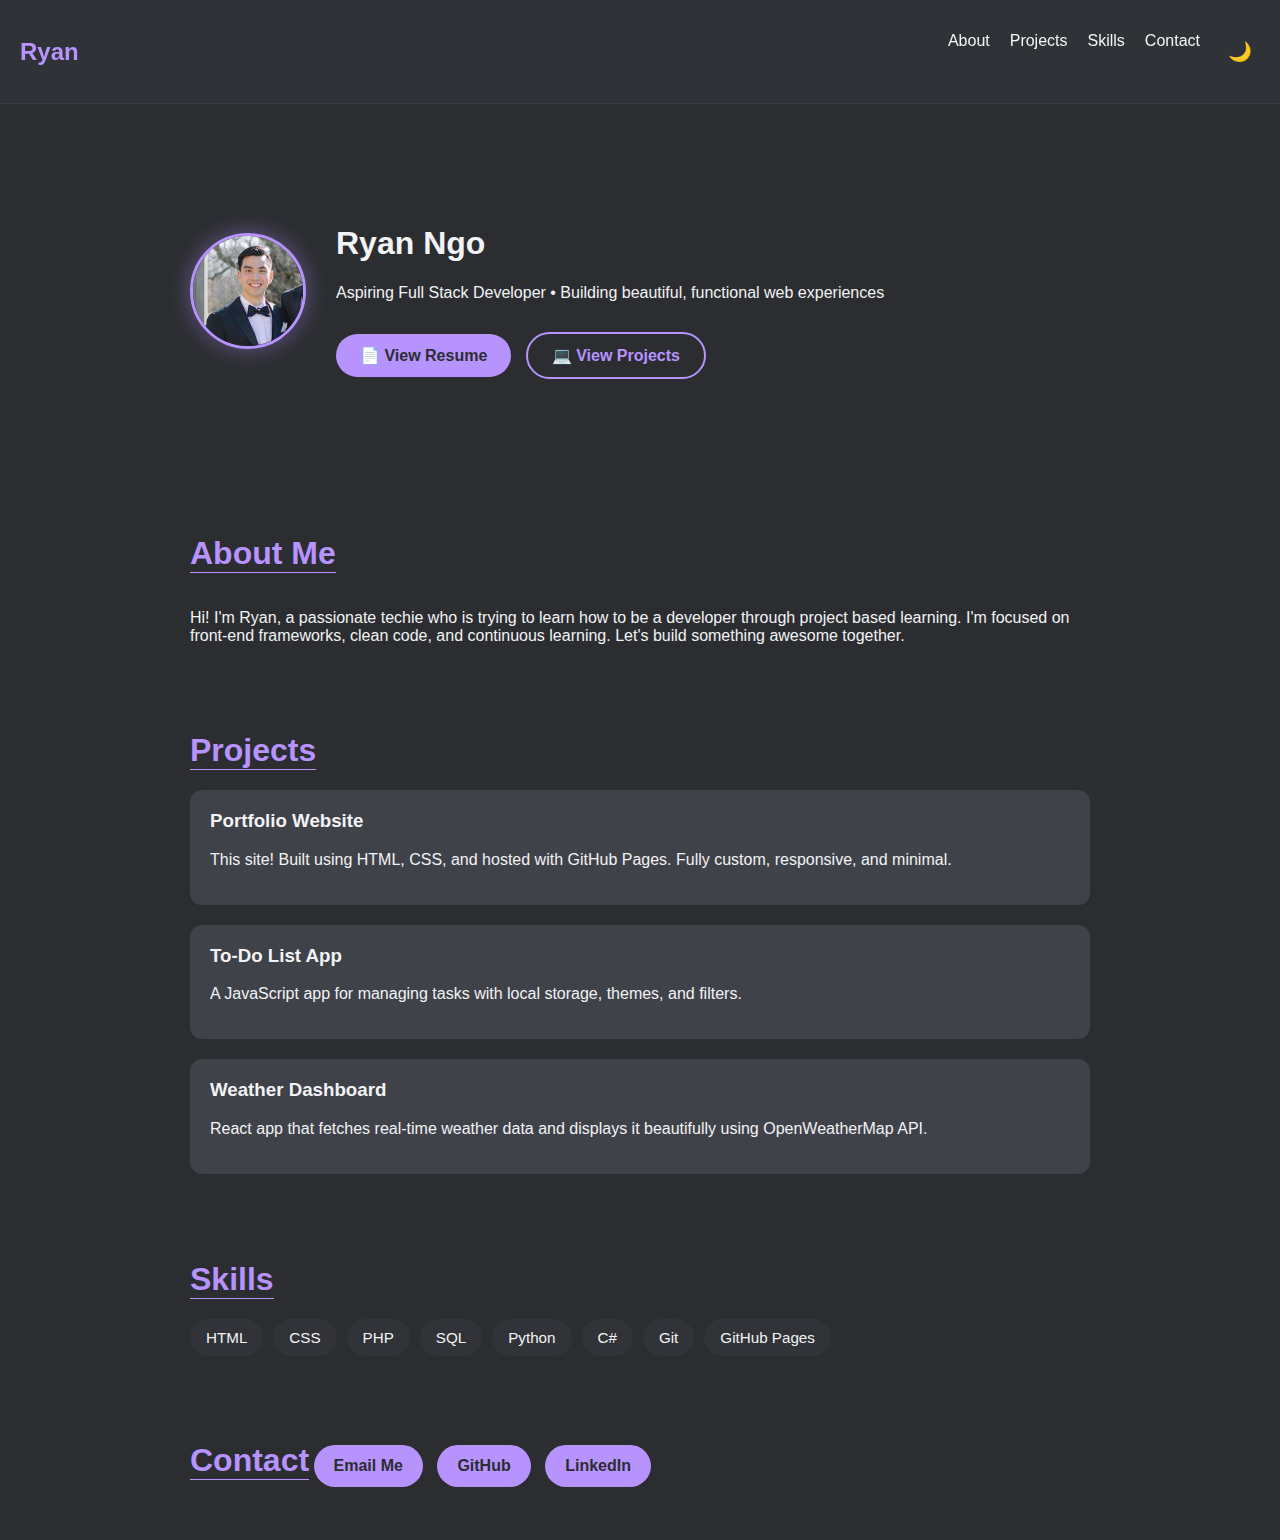
<file: index.html>
<!DOCTYPE html>
<html lang="en" data-theme="dark">
<head>
  <meta charset="UTF-8" />
  <meta name="viewport" content="width=device-width, initial-scale=1.0"/>
  <title>Ryan Ngo – Developer Portfolio</title>
  <link rel="stylesheet" href="style.css" />
</head>
<body>

  <nav class="navbar glass">
    <div class="logo">Ryan</div>
    <ul class="nav-links" id="nav-links">
  <li><a href="#about">About</a></li>
  <li><a href="#projects">Projects</a></li>
  <li><a href="#skills">Skills</a></li>
  <li><a href="#contact">Contact</a></li>
  <li><button id="theme-toggle" title="Toggle Theme">🌙</button></li>
</ul>
<div class="menu-toggle" id="menu-toggle">&#9776;</div>

  </nav>

  <div class="container">
    <header class="header-left">
      <img src="Profile.png" alt="Ryan Ngo" class="profile-pic" />
      <div class="hero-content">
        <h1>Ryan Ngo</h1>
        <p>Aspiring Full Stack Developer • Building beautiful, functional web experiences</p>
        <div class="hero-buttons">
          <a href="https://your-resume-link.com" target="_blank" class="btn">📄 View Resume</a>
          <a href="#projects" class="btn secondary">💻 View Projects</a>
        </div>
      </div>
    </header>

    <section id="about">
      <h2>About Me</h2>
      <p>Hi! I'm Ryan, a passionate techie who is trying to learn how to be a developer through project based learning. I'm focused on front-end frameworks, clean code, and continuous learning. Let's build something awesome together.</p>
    </section>

    <section id="projects">
      <h2>Projects</h2>
      <div class="project">
        <h3>Portfolio Website</h3>
        <p>This site! Built using HTML, CSS, and hosted with GitHub Pages. Fully custom, responsive, and minimal.</p>
      </div>
      <div class="project">
        <h3>To-Do List App</h3>
        <p>A JavaScript app for managing tasks with local storage, themes, and filters.</p>
      </div>
      <div class="project">
        <h3>Weather Dashboard</h3>
        <p>React app that fetches real-time weather data and displays it beautifully using OpenWeatherMap API.</p>
      </div>
    </section>

    <section id="skills">
      <h2>Skills</h2>
      <div class="skills">
        <span class="skill">HTML</span>
        <span class="skill">CSS</span>
        <span class="skill">PHP</span>
        <span class="skill">SQL</span>
        <span class="skill">Python</span>
        <span class="skill">C#</span>
        <span class="skill">Git</span>
        <span class="skill">GitHub Pages</span>
      </div>
    </section>

    <section id="contact" class="contact">
      <h2>Contact</h2>
      <a href="mailto:ryan.ngo94@gmail.com">Email Me</a>
      <a href="https://github.com/iamryanngo" target="_blank">GitHub</a>
      <a href="https://www.linkedin.com/in/ryanngo94/" target="_blank">LinkedIn</a>
    </section>
  </div>

  <button id="scrollToTop" title="Back to top">↑</button>

  <script>
    const toggle = document.getElementById('menu-toggle');
    const links = document.getElementById('nav-links');
    const scrollBtn = document.getElementById('scrollToTop');
    const themeToggle = document.getElementById('theme-toggle');
    const html = document.documentElement;

    toggle.addEventListener('click', () => {
      links.classList.toggle('show');
    });

    window.addEventListener('scroll', () => {
      scrollBtn.style.display = window.scrollY > 300 ? 'block' : 'none';
    });

    scrollBtn.addEventListener('click', () => {
      window.scrollTo({ top: 0, behavior: 'smooth' });
    });

    themeToggle.addEventListener('click', () => {
      html.dataset.theme = html.dataset.theme === 'dark' ? 'light' : 'dark';
      themeToggle.textContent = html.dataset.theme === 'dark' ? '🌙' : '☀️';
      localStorage.setItem('theme', html.dataset.theme);
    });

    // Load saved theme
    const saved = localStorage.getItem('theme');
    if (saved) {
      html.dataset.theme = saved;
      themeToggle.textContent = saved === 'dark' ? '🌙' : '☀️';
    }
  </script>
</body>
</html>
</file>
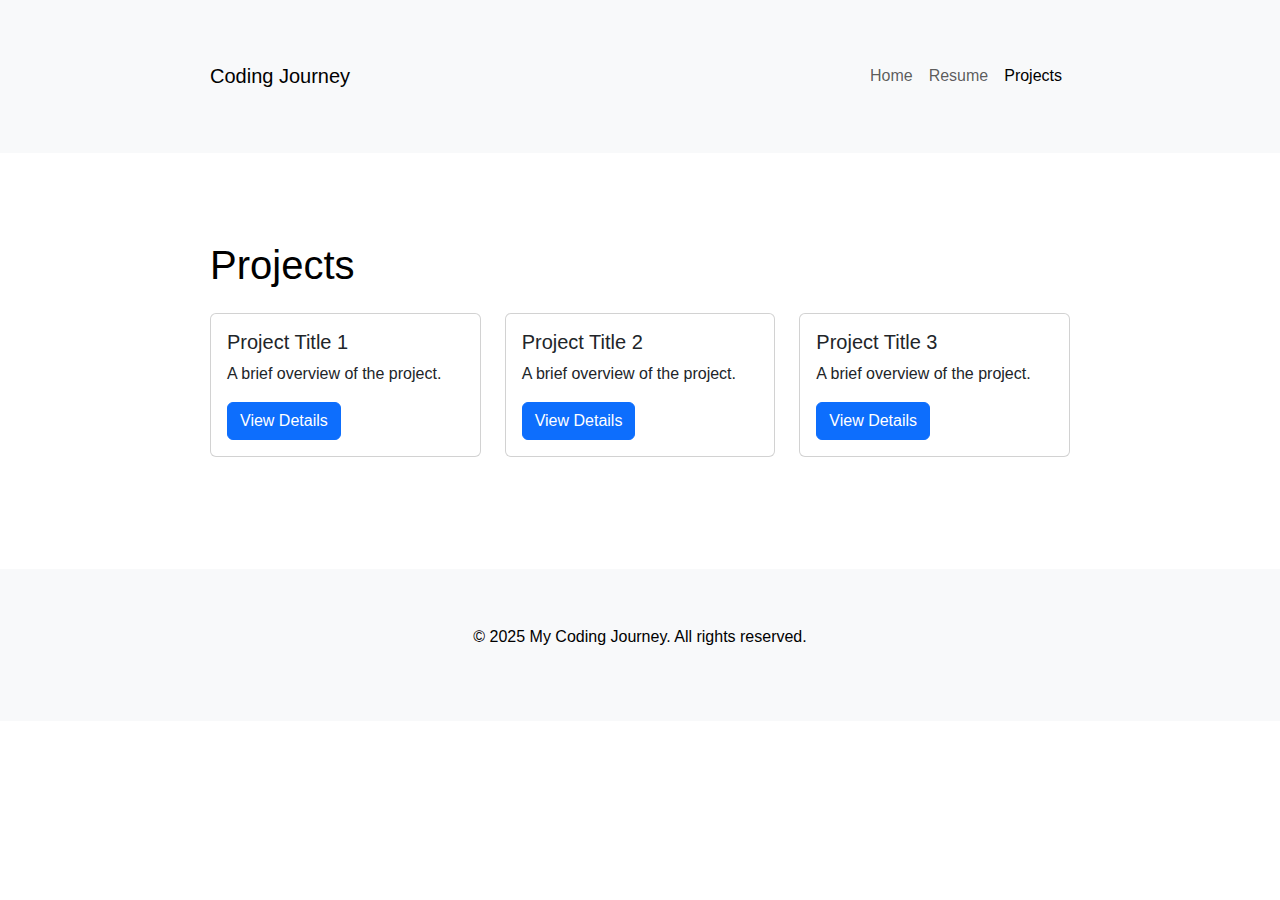
<file: projects.html>
<!DOCTYPE html>
<html lang="en">
<head>
  <meta charset="UTF-8" />
  <meta name="viewport" content="width=device-width, initial-scale=1" />
  <title>Projects - My Coding Journey</title>
  <!-- Bootstrap CSS via CDN -->
  <link href="https://cdn.jsdelivr.net/npm/bootstrap@5.3.0/dist/css/bootstrap.min.css" rel="stylesheet" />
  <link rel="stylesheet" href="style.css" />
</head>
<body>
  <!-- Navigation Bar -->
  <nav class="navbar navbar-expand-lg navbar-light bg-light">
    <div class="container">
      <a class="navbar-brand" href="index.html">Coding Journey</a>
      <button class="navbar-toggler" type="button" data-bs-toggle="collapse" data-bs-target="#navbarNav" 
              aria-controls="navbarNav" aria-expanded="false" aria-label="Toggle navigation">
         <span class="navbar-toggler-icon"></span>
      </button>
      <div class="collapse navbar-collapse" id="navbarNav">
         <ul class="navbar-nav ms-auto">
           <li class="nav-item"><a class="nav-link" href="index.html">Home</a></li>
           <li class="nav-item"><a class="nav-link" href="resume.html">Resume</a></li>
           <li class="nav-item"><a class="nav-link active" aria-current="page" href="projects.html">Projects</a></li>
         </ul>
      </div>
    </div>
  </nav>

  <!-- Main Content -->
  <div class="container my-5">
    <h1 class="mb-4">Projects</h1>
    <div class="row">
      <!-- Project 1 -->
      <div class="col-md-4">
        <div class="card mb-4">
           <div class="card-body">
             <h5 class="card-title">Project Title 1</h5>
             <p class="card-text">A brief overview of the project.</p>
             <a href="#" class="btn btn-primary">View Details</a>
           </div>
        </div>
      </div>
      <!-- Project 2 -->
      <div class="col-md-4">
        <div class="card mb-4">
           <div class="card-body">
             <h5 class="card-title">Project Title 2</h5>
             <p class="card-text">A brief overview of the project.</p>
             <a href="#" class="btn btn-primary">View Details</a>
           </div>
        </div>
      </div>
      <!-- Project 3 -->
      <div class="col-md-4">
        <div class="card mb-4">
           <div class="card-body">
             <h5 class="card-title">Project Title 3</h5>
             <p class="card-text">A brief overview of the project.</p>
             <a href="#" class="btn btn-primary">View Details</a>
           </div>
        </div>
      </div>
      <!-- Add more projects as needed -->
    </div>
  </div>

  <!-- Footer -->
  <footer class="bg-light py-3">
    <div class="container text-center">
      <p>&copy; 2025 My Coding Journey. All rights reserved.</p>
    </div>
  </footer>

  <!-- Bootstrap Bundle with Popper -->
  <script src="https://cdn.jsdelivr.net/npm/bootstrap@5.3.0/dist/js/bootstrap.bundle.min.js"></script>
</body>
</html>
</file>
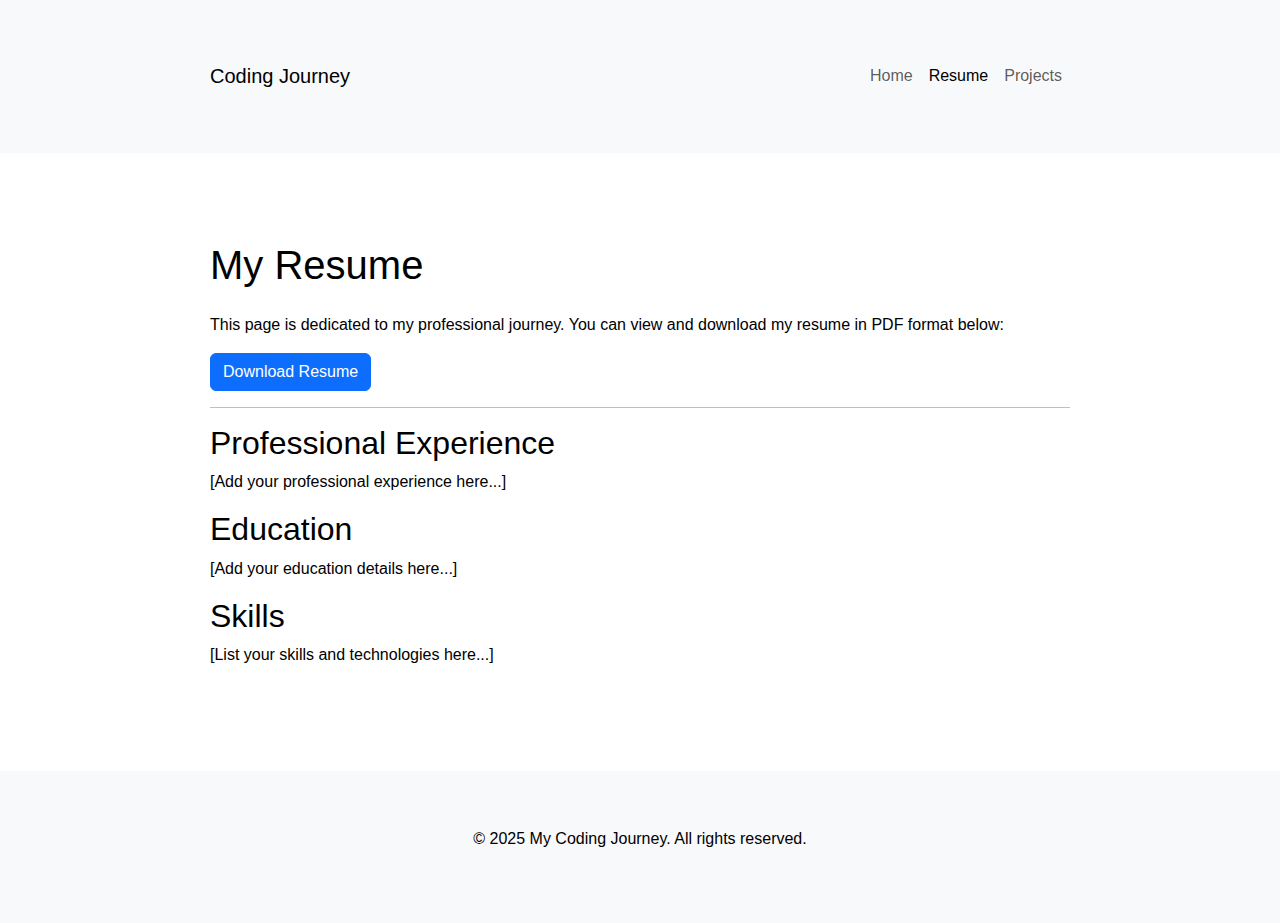
<file: resume.html>
<!DOCTYPE html>
<html lang="en">
<head>
  <meta charset="UTF-8" />
  <meta name="viewport" content="width=device-width, initial-scale=1" />
  <title>Resume - My Coding Journey</title>
  <!-- Bootstrap CSS via CDN -->
  <link href="https://cdn.jsdelivr.net/npm/bootstrap@5.3.0/dist/css/bootstrap.min.css" rel="stylesheet" />
  <link rel="stylesheet" href="style.css" />
</head>
<body>
  <!-- Navigation Bar -->
  <nav class="navbar navbar-expand-lg navbar-light bg-light">
    <div class="container">
      <a class="navbar-brand" href="index.html">Coding Journey</a>
      <button class="navbar-toggler" type="button" data-bs-toggle="collapse" data-bs-target="#navbarNav" 
              aria-controls="navbarNav" aria-expanded="false" aria-label="Toggle navigation">
         <span class="navbar-toggler-icon"></span>
      </button>
      <div class="collapse navbar-collapse" id="navbarNav">
         <ul class="navbar-nav ms-auto">
           <li class="nav-item"><a class="nav-link" href="index.html">Home</a></li>
           <li class="nav-item"><a class="nav-link active" aria-current="page" href="resume.html">Resume</a></li>
           <li class="nav-item"><a class="nav-link" href="projects.html">Projects</a></li>
         </ul>
      </div>
    </div>
  </nav>

  <!-- Main Content -->
  <div class="container my-5">
    <h1 class="mb-4">My Resume</h1>
    <p>
      This page is dedicated to my professional journey. You can view and download my resume in PDF format below:
    </p>
    <a href="your_resume.pdf" class="btn btn-primary" target="_blank">Download Resume</a>
    <hr>
    <h2>Professional Experience</h2>
    <p>[Add your professional experience here...]</p>
    <h2>Education</h2>
    <p>[Add your education details here...]</p>
    <h2>Skills</h2>
    <p>[List your skills and technologies here...]</p>
  </div>

  <!-- Footer -->
  <footer class="bg-light py-3">
    <div class="container text-center">
      <p>&copy; 2025 My Coding Journey. All rights reserved.</p>
    </div>
  </footer>

  <!-- Bootstrap Bundle with Popper -->
  <script src="https://cdn.jsdelivr.net/npm/bootstrap@5.3.0/dist/js/bootstrap.bundle.min.js"></script>
</body>
</html>
</file>
<file: style.css>
:root {
  --lavender: #b693fd;
  --bg-dark: #2b2d31;
  --surface-dark: #313338;
  --surface-dark-alt: #404249;
  --text-dark: #f2f3f5;
  --text-muted: #a3a6b1;

  --bg-light: #f5f5f5;
  --surface-light: #ffffff;
  --surface-light-alt: #f0f0f0;
  --text-light: #1e1e1e;

  --transition: 0.3s ease;
}

html[data-theme="dark"] {
  --bg: var(--bg-dark);
  --surface: var(--surface-dark);
  --surface-alt: var(--surface-dark-alt);
  --text: var(--text-dark);
}

html[data-theme="light"] {
  --bg: var(--bg-light);
  --surface: var(--surface-light);
  --surface-alt: var(--surface-light-alt);
  --text: var(--text-light);
}

body {
  margin: 0;
  background: var(--bg);
  color: var(--text);
  font-family: 'Segoe UI', sans-serif;
  transition: background var(--transition), color var(--transition);
}

a {
  color: var(--lavender);
  text-decoration: none;
}

.container {
  max-width: 900px;
  margin: auto;
  padding: 40px 20px;
}

.navbar {
  display: flex;
  justify-content: space-between;
  align-items: center;
  backdrop-filter: blur(12px);
  background: rgba(49, 51, 56, 0.8);
  padding: 16px 20px;
  position: sticky;
  top: 0;
  z-index: 1000;
  border-bottom: 1px solid rgba(255, 255, 255, 0.05);
}

.logo {
  font-weight: bold;
  font-size: 1.5rem;
  color: var(--lavender);
}

.nav-right {
  display: flex;
  align-items: center;
  gap: 12px;
}

#theme-toggle {
  background: none;
  border: none;
  color: var(--text);
  font-size: 1.2rem;
  cursor: pointer;
  transition: color var(--transition);
}

.nav-links {
  display: flex;
  gap: 20px;
  list-style: none;
}

.nav-links li a {
  color: var(--text);
  font-weight: 500;
  transition: color var(--transition);
}

.nav-links li a:hover {
  color: var(--lavender);
}

.menu-toggle {
  display: none;
  font-size: 1.6rem;
  cursor: pointer;
  color: var(--text);
}

@media (max-width: 768px) {
  .menu-toggle {
    display: block;
  }

  .nav-links {
    display: none;
    flex-direction: column;
    background: var(--surface);
    position: absolute;
    top: 60px;
    right: 20px;
    width: 160px;
    border-radius: 10px;
    padding: 10px;
  }

  .nav-links.show {
    display: flex;
  }
}

.header-left {
  display: flex;
  align-items: center;
  justify-content: flex-start;
  gap: 30px;
  padding: 60px 0;
  animation: fadeIn 1s ease-out;
  text-align: left;
}

.hero-content {
  max-width: 600px;
}

.hero-buttons {
  margin-top: 30px;
}

.hero-buttons .btn {
  display: inline-block;
  padding: 12px 24px;
  border-radius: 999px;
  background: var(--lavender);
  color: var(--bg);
  font-weight: bold;
  margin: 0 10px 10px 0;
  transition: background var(--transition);
}

.hero-buttons .btn:hover {
  background: #d1a9ff;
}

.hero-buttons .btn.secondary {
  background: transparent;
  border: 2px solid var(--lavender);
  color: var(--lavender);
}

.hero-buttons .btn.secondary:hover {
  background: var(--lavender);
  color: var(--bg);
}

.profile-pic {
  width: 110px;
  height: 110px;
  object-fit: cover;
  border-radius: 50%;
  margin-bottom: 10px;
  border: 3px solid var(--lavender);
  box-shadow: 0 0 20px 4px rgba(182, 147, 253, 0.3);
  transition: box-shadow var(--transition), transform 0.2s ease;
  animation: fadeIn 1.4s ease-out;
}

.profile-pic:hover {
  box-shadow: 0 0 30px 10px rgba(182, 147, 253, 0.6);
  transform: scale(1.05);
}

section {
  margin-top: 60px;
}

section h2 {
  color: var(--lavender);
  font-size: 2rem;
  margin-bottom: 20px;
  border-bottom: 1px solid var(--lavender);
  display: inline-block;
}

.project {
  background: var(--surface-alt);
  border-radius: 12px;
  padding: 20px;
  margin-bottom: 20px;
  transition: background var(--transition);
}

.project h3 {
  margin-top: 0;
}

.skills {
  display: flex;
  flex-wrap: wrap;
  gap: 10px;
}

.skill {
  background: var(--surface);
  padding: 10px 16px;
  border-radius: 999px;
  font-size: 0.95rem;
}

.contact a {
  display: inline-block;
  margin: 10px 10px 0 0;
  padding: 12px 20px;
  border-radius: 999px;
  background: var(--lavender);
  color: var(--bg);
  font-weight: bold;
  transition: background var(--transition);
}

.contact a:hover {
  background: #d1a9ff;
}

#scrollToTop {
  position: fixed;
  bottom: 24px;
  right: 24px;
  background: var(--lavender);
  color: var(--bg);
  border: none;
  border-radius: 999px;
  padding: 12px 16px;
  font-size: 1.2rem;
  cursor: pointer;
  box-shadow: 0 0 12px 2px rgba(182, 147, 253, 0.5);
  display: none;
  transition: background var(--transition), box-shadow var(--transition);
  z-index: 1000;
}

#scrollToTop:hover {
  background: #d1a9ff;
  box-shadow: 0 0 20px 4px rgba(182, 147, 253, 0.6);
}

@keyframes fadeIn {
  from {
    opacity: 0;
    transform: translateY(20px);
  }
  to {
    opacity: 1;
    transform: translateY(0);
  }
}
#theme-toggle {
  background: none;
  border: none;
  color: var(--text);
  font-size: 1.2rem;
  cursor: pointer;
  padding: 8px;
  transition: color 0.3s ease;
}

#theme-toggle:hover {
  color: var(--lavender);
}

.nav-links li button {
  all: unset;
  cursor: pointer;
}
</file>
